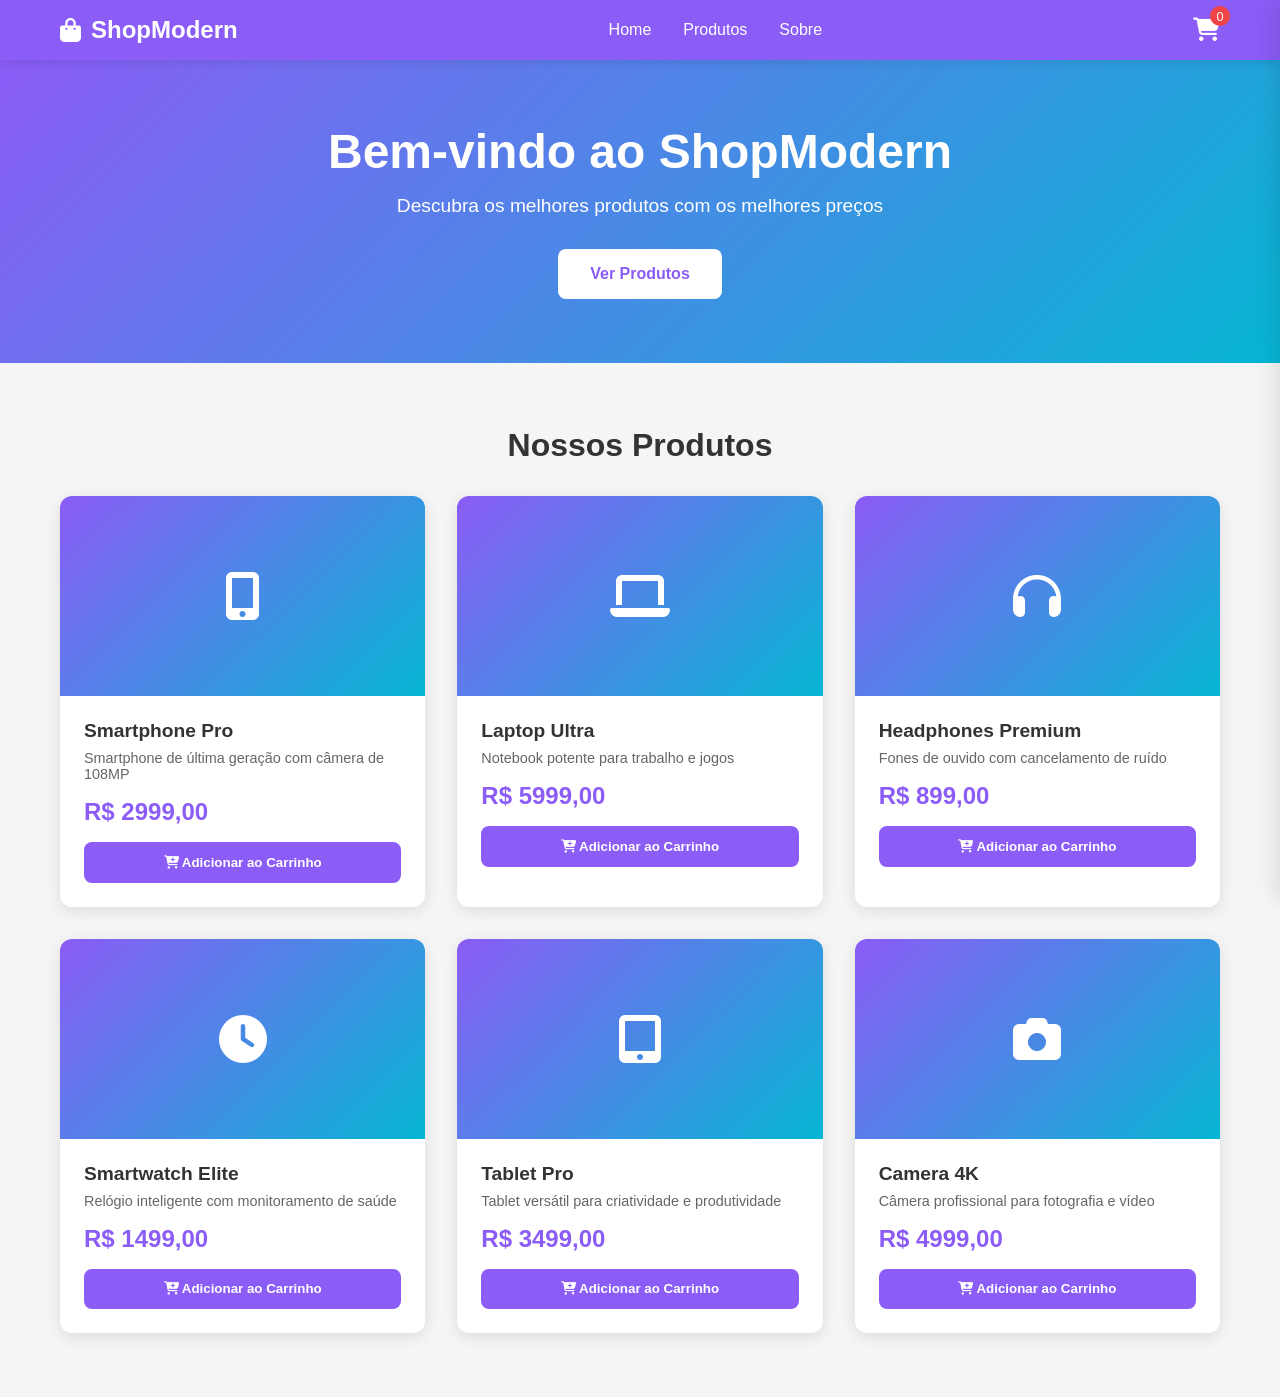
<file: projects/ecommerce/index.html>
<!DOCTYPE html>
<html lang="pt-BR">
<head>
    <meta charset="UTF-8">
    <meta name="viewport" content="width=device-width, initial-scale=1.0">
    <title>E-commerce Moderno</title>
    <link rel="stylesheet" href="styles.css">
    <link rel="stylesheet" href="https://cdnjs.cloudflare.com/ajax/libs/font-awesome/6.4.0/css/all.min.css">
</head>
<body>
    <header class="header">
        <div class="container">
            <div class="logo">
                <i class="fas fa-shopping-bag"></i>
                <span>ShopModern</span>
            </div>
            <nav class="nav">
                <a href="#" class="nav-link">Home</a>
                <a href="#" class="nav-link">Produtos</a>
                <a href="#" class="nav-link">Sobre</a>
            </nav>
            <div class="cart-icon" onclick="toggleCart()">
                <i class="fas fa-shopping-cart"></i>
                <span class="cart-count" id="cartCount">0</span>
            </div>
        </div>
    </header>

    <main class="main">
        <section class="hero">
            <div class="container">
                <h1>Bem-vindo ao ShopModern</h1>
                <p>Descubra os melhores produtos com os melhores preços</p>
                <button class="btn-primary" onclick="scrollToProducts()">Ver Produtos</button>
            </div>
        </section>

        <section class="products" id="products">
            <div class="container">
                <h2>Nossos Produtos</h2>
                <div class="products-grid" id="productsGrid">
                    <!-- Products will be loaded here -->
                </div>
            </div>
        </section>
    </main>

    <div class="cart-sidebar" id="cartSidebar">
        <div class="cart-header">
            <h3>Carrinho de Compras</h3>
            <button class="close-btn" onclick="toggleCart()">&times;</button>
        </div>
        <div class="cart-items" id="cartItems">
            <!-- Cart items will be loaded here -->
        </div>
        <div class="cart-footer">
            <div class="cart-total">
                <span>Total:</span>
                <span id="cartTotal">R$ 0,00</span>
            </div>
            <button class="btn-checkout" onclick="checkout()">Finalizar Compra</button>
        </div>
    </div>

    <div class="overlay" id="overlay" onclick="toggleCart()"></div>

    <script src="script.js"></script>
</body>
</html>
</file>
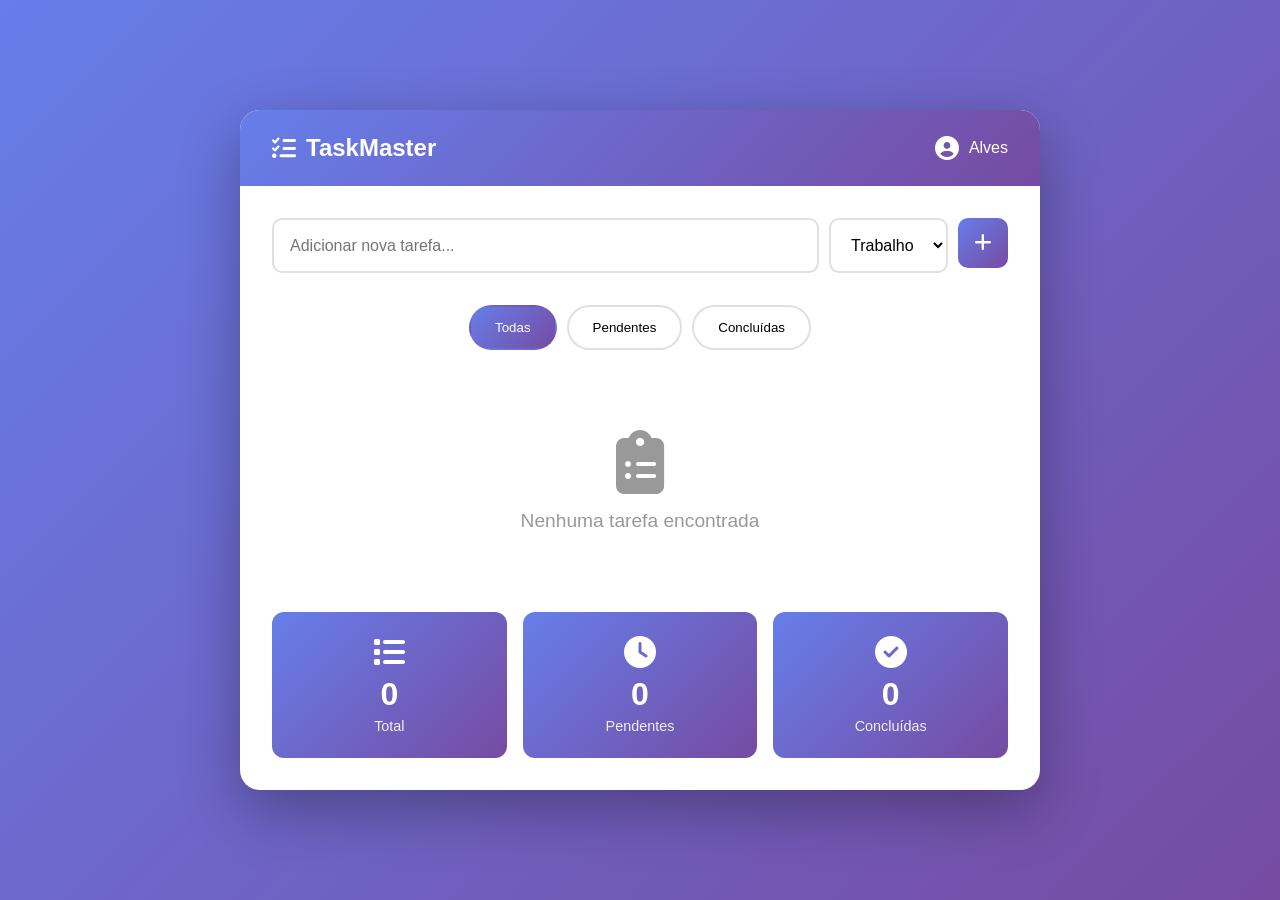
<file: projects/tarefas/index.html>
<!DOCTYPE html>
<html lang="pt-BR">
<head>
    <meta charset="UTF-8">
    <meta name="viewport" content="width=device-width, initial-scale=1.0">
    <title>App de Tarefas</title>
    <link rel="stylesheet" href="styles.css">
    <link rel="stylesheet" href="https://cdnjs.cloudflare.com/ajax/libs/font-awesome/6.4.0/css/all.min.css">
</head>
<body>
    <div class="app-container">
        <header class="header">
            <div class="logo">
                <i class="fas fa-tasks"></i>
                <span>TaskMaster</span>
            </div>
            <div class="user-info">
                <i class="fas fa-user-circle"></i>
                <span>Alves</span>
            </div>
        </header>

        <main class="main">
            <div class="add-task-section">
                <input type="text" id="taskInput" placeholder="Adicionar nova tarefa..." class="task-input">
                <select id="categorySelect" class="category-select">
                    <option value="trabalho">Trabalho</option>
                    <option value="pessoal">Pessoal</option>
                    <option value="estudos">Estudos</option>
                    <option value="outros">Outros</option>
                </select>
                <button class="btn-add" onclick="addTask()">
                    <i class="fas fa-plus"></i>
                </button>
            </div>

            <div class="filter-section">
                <button class="filter-btn active" onclick="filterTasks('all')">Todas</button>
                <button class="filter-btn" onclick="filterTasks('pending')">Pendentes</button>
                <button class="filter-btn" onclick="filterTasks('completed')">Concluídas</button>
            </div>

            <div class="tasks-container" id="tasksContainer">
                <!-- Tasks will be loaded here -->
            </div>

            <div class="stats-section">
                <div class="stat-card">
                    <i class="fas fa-list"></i>
                    <span id="totalTasks">0</span>
                    <p>Total</p>
                </div>
                <div class="stat-card">
                    <i class="fas fa-clock"></i>
                    <span id="pendingTasks">0</span>
                    <p>Pendentes</p>
                </div>
                <div class="stat-card">
                    <i class="fas fa-check-circle"></i>
                    <span id="completedTasks">0</span>
                    <p>Concluídas</p>
                </div>
            </div>
        </main>
    </div>

    <script src="script.js"></script>
</body>
</html>
</file>
<file: projects/ecommerce/styles.css>
* {
    margin: 0;
    padding: 0;
    box-sizing: border-box;
}

body {
    font-family: 'Segoe UI', Tahoma, Geneva, Verdana, sans-serif;
    background: #f5f5f5;
    color: #333;
}

.container {
    max-width: 1200px;
    margin: 0 auto;
    padding: 0 20px;
}

.header {
    background: #8b5cf6;
    color: white;
    padding: 1rem 0;
    position: sticky;
    top: 0;
    z-index: 100;
    box-shadow: 0 2px 10px rgba(0,0,0,0.1);
}

.header .container {
    display: flex;
    justify-content: space-between;
    align-items: center;
}

.logo {
    display: flex;
    align-items: center;
    gap: 10px;
    font-size: 1.5rem;
    font-weight: bold;
}

.nav {
    display: flex;
    gap: 2rem;
}

.nav-link {
    color: white;
    text-decoration: none;
    transition: opacity 0.3s;
}

.nav-link:hover {
    opacity: 0.8;
}

.cart-icon {
    position: relative;
    cursor: pointer;
    font-size: 1.5rem;
}

.cart-count {
    position: absolute;
    top: -10px;
    right: -10px;
    background: #ef4444;
    color: white;
    border-radius: 50%;
    width: 20px;
    height: 20px;
    display: flex;
    align-items: center;
    justify-content: center;
    font-size: 0.8rem;
}

.hero {
    background: linear-gradient(135deg, #8b5cf6, #06b6d4);
    color: white;
    padding: 4rem 0;
    text-align: center;
}

.hero h1 {
    font-size: 3rem;
    margin-bottom: 1rem;
}

.hero p {
    font-size: 1.2rem;
    margin-bottom: 2rem;
}

.btn-primary {
    background: white;
    color: #8b5cf6;
    border: none;
    padding: 1rem 2rem;
    border-radius: 8px;
    font-size: 1rem;
    font-weight: bold;
    cursor: pointer;
    transition: transform 0.3s, box-shadow 0.3s;
}

.btn-primary:hover {
    transform: translateY(-3px);
    box-shadow: 0 10px 20px rgba(0,0,0,0.2);
}

.products {
    padding: 4rem 0;
}

.products h2 {
    text-align: center;
    margin-bottom: 2rem;
    font-size: 2rem;
    color: #333;
}

.products-grid {
    display: grid;
    grid-template-columns: repeat(auto-fit, minmax(280px, 1fr));
    gap: 2rem;
}

.product-card {
    background: white;
    border-radius: 12px;
    overflow: hidden;
    box-shadow: 0 4px 15px rgba(0,0,0,0.1);
    transition: transform 0.3s, box-shadow 0.3s;
}

.product-card:hover {
    transform: translateY(-5px);
    box-shadow: 0 8px 25px rgba(0,0,0,0.15);
}

.product-image {
    width: 100%;
    height: 200px;
    background: linear-gradient(135deg, #8b5cf6, #06b6d4);
    display: flex;
    align-items: center;
    justify-content: center;
    color: white;
    font-size: 3rem;
}

.product-info {
    padding: 1.5rem;
}

.product-name {
    font-size: 1.2rem;
    font-weight: bold;
    margin-bottom: 0.5rem;
}

.product-description {
    color: #666;
    margin-bottom: 1rem;
    font-size: 0.9rem;
}

.product-price {
    font-size: 1.5rem;
    font-weight: bold;
    color: #8b5cf6;
    margin-bottom: 1rem;
}

.btn-add-cart {
    width: 100%;
    padding: 0.8rem;
    background: #8b5cf6;
    color: white;
    border: none;
    border-radius: 8px;
    cursor: pointer;
    font-weight: bold;
    transition: background 0.3s;
}

.btn-add-cart:hover {
    background: #7c3aed;
}

.cart-sidebar {
    position: fixed;
    top: 0;
    right: -400px;
    width: 400px;
    height: 100vh;
    background: white;
    box-shadow: -5px 0 20px rgba(0,0,0,0.1);
    z-index: 1000;
    transition: right 0.3s;
    display: flex;
    flex-direction: column;
}

.cart-sidebar.open {
    right: 0;
}

.cart-header {
    padding: 1.5rem;
    border-bottom: 1px solid #eee;
    display: flex;
    justify-content: space-between;
    align-items: center;
}

.close-btn {
    background: none;
    border: none;
    font-size: 2rem;
    cursor: pointer;
    color: #666;
}

.cart-items {
    flex: 1;
    overflow-y: auto;
    padding: 1rem;
}

.cart-item {
    display: flex;
    gap: 1rem;
    padding: 1rem;
    border-bottom: 1px solid #eee;
}

.cart-item-image {
    width: 80px;
    height: 80px;
    background: linear-gradient(135deg, #8b5cf6, #06b6d4);
    border-radius: 8px;
    display: flex;
    align-items: center;
    justify-content: center;
    color: white;
    font-size: 1.5rem;
}

.cart-item-info {
    flex: 1;
}

.cart-item-name {
    font-weight: bold;
    margin-bottom: 0.5rem;
}

.cart-item-price {
    color: #8b5cf6;
    font-weight: bold;
}

.cart-item-remove {
    background: #ef4444;
    color: white;
    border: none;
    padding: 0.5rem;
    border-radius: 4px;
    cursor: pointer;
    margin-top: 0.5rem;
}

.cart-footer {
    padding: 1.5rem;
    border-top: 1px solid #eee;
}

.cart-total {
    display: flex;
    justify-content: space-between;
    font-size: 1.2rem;
    font-weight: bold;
    margin-bottom: 1rem;
}

.btn-checkout {
    width: 100%;
    padding: 1rem;
    background: #8b5cf6;
    color: white;
    border: none;
    border-radius: 8px;
    font-weight: bold;
    cursor: pointer;
    transition: background 0.3s;
}

.btn-checkout:hover {
    background: #7c3aed;
}

.overlay {
    position: fixed;
    top: 0;
    left: 0;
    width: 100%;
    height: 100%;
    background: rgba(0,0,0,0.5);
    z-index: 999;
    display: none;
}

.overlay.active {
    display: block;
}

.empty-cart {
    text-align: center;
    padding: 2rem;
    color: #666;
}

@media (max-width: 768px) {
    .hero h1 {
        font-size: 2rem;
    }
    
    .cart-sidebar {
        width: 100%;
        right: -100%;
    }
}
</file>
<file: projects/tarefas/styles.css>
* {
    margin: 0;
    padding: 0;
    box-sizing: border-box;
}

body {
    font-family: 'Segoe UI', Tahoma, Geneva, Verdana, sans-serif;
    background: linear-gradient(135deg, #667eea 0%, #764ba2 100%);
    min-height: 100vh;
    display: flex;
    justify-content: center;
    align-items: center;
    padding: 20px;
}

.app-container {
    background: white;
    border-radius: 20px;
    box-shadow: 0 20px 60px rgba(0, 0, 0, 0.3);
    width: 100%;
    max-width: 800px;
    overflow: hidden;
}

.header {
    background: linear-gradient(135deg, #667eea 0%, #764ba2 100%);
    color: white;
    padding: 1.5rem 2rem;
    display: flex;
    justify-content: space-between;
    align-items: center;
}

.logo {
    display: flex;
    align-items: center;
    gap: 10px;
    font-size: 1.5rem;
    font-weight: bold;
}

.user-info {
    display: flex;
    align-items: center;
    gap: 10px;
}

.user-info i {
    font-size: 1.5rem;
}

.main {
    padding: 2rem;
}

.add-task-section {
    display: flex;
    gap: 10px;
    margin-bottom: 2rem;
}

.task-input {
    flex: 1;
    padding: 1rem;
    border: 2px solid #e0e0e0;
    border-radius: 10px;
    font-size: 1rem;
    transition: border-color 0.3s;
}

.task-input:focus {
    outline: none;
    border-color: #667eea;
}

.category-select {
    padding: 1rem;
    border: 2px solid #e0e0e0;
    border-radius: 10px;
    font-size: 1rem;
    cursor: pointer;
    background: white;
}

.btn-add {
    width: 50px;
    height: 50px;
    background: linear-gradient(135deg, #667eea 0%, #764ba2 100%);
    color: white;
    border: none;
    border-radius: 10px;
    cursor: pointer;
    font-size: 1.2rem;
    transition: transform 0.3s, box-shadow 0.3s;
}

.btn-add:hover {
    transform: scale(1.1);
    box-shadow: 0 5px 15px rgba(102, 126, 234, 0.4);
}

.filter-section {
    display: flex;
    gap: 10px;
    margin-bottom: 2rem;
    justify-content: center;
}

.filter-btn {
    padding: 0.8rem 1.5rem;
    border: 2px solid #e0e0e0;
    background: white;
    border-radius: 25px;
    cursor: pointer;
    font-weight: 500;
    transition: all 0.3s;
}

.filter-btn:hover {
    border-color: #667eea;
    color: #667eea;
}

.filter-btn.active {
    background: linear-gradient(135deg, #667eea 0%, #764ba2 100%);
    color: white;
    border-color: transparent;
}

.tasks-container {
    margin-bottom: 2rem;
    max-height: 400px;
    overflow-y: auto;
}

.task-item {
    background: #f8f9fa;
    border-radius: 12px;
    padding: 1rem 1.5rem;
    margin-bottom: 1rem;
    display: flex;
    align-items: center;
    gap: 1rem;
    transition: all 0.3s;
    border-left: 4px solid #667eea;
}

.task-item:hover {
    transform: translateX(5px);
    box-shadow: 0 5px 15px rgba(0, 0, 0, 0.1);
}

.task-item.completed {
    opacity: 0.6;
    border-left-color: #10b981;
}

.task-item.completed .task-text {
    text-decoration: line-through;
}

.task-checkbox {
    width: 24px;
    height: 24px;
    border: 2px solid #667eea;
    border-radius: 50%;
    cursor: pointer;
    display: flex;
    align-items: center;
    justify-content: center;
    transition: all 0.3s;
    flex-shrink: 0;
}

.task-checkbox.checked {
    background: #10b981;
    border-color: #10b981;
}

.task-checkbox i {
    color: white;
    font-size: 0.8rem;
    display: none;
}

.task-checkbox.checked i {
    display: block;
}

.task-content {
    flex: 1;
}

.task-text {
    font-weight: 500;
    margin-bottom: 0.3rem;
}

.task-category {
    font-size: 0.8rem;
    padding: 0.3rem 0.8rem;
    border-radius: 15px;
    display: inline-block;
}

.category-trabalho {
    background: #fee2e2;
    color: #dc2626;
}

.category-pessoal {
    background: #dbeafe;
    color: #2563eb;
}

.category-estudos {
    background: #d1fae5;
    color: #059669;
}

.category-outros {
    background: #fef3c7;
    color: #d97706;
}

.task-actions {
    display: flex;
    gap: 0.5rem;
}

.btn-delete {
    width: 35px;
    height: 35px;
    background: #ef4444;
    color: white;
    border: none;
    border-radius: 8px;
    cursor: pointer;
    transition: all 0.3s;
}

.btn-delete:hover {
    background: #dc2626;
    transform: scale(1.1);
}

.stats-section {
    display: grid;
    grid-template-columns: repeat(3, 1fr);
    gap: 1rem;
}

.stat-card {
    background: linear-gradient(135deg, #667eea 0%, #764ba2 100%);
    color: white;
    padding: 1.5rem;
    border-radius: 12px;
    text-align: center;
    transition: transform 0.3s;
}

.stat-card:hover {
    transform: translateY(-5px);
}

.stat-card i {
    font-size: 2rem;
    margin-bottom: 0.5rem;
}

.stat-card span {
    font-size: 2rem;
    font-weight: bold;
    display: block;
    margin-bottom: 0.3rem;
}

.stat-card p {
    font-size: 0.9rem;
    opacity: 0.9;
}

.empty-state {
    text-align: center;
    padding: 3rem;
    color: #999;
}

.empty-state i {
    font-size: 4rem;
    margin-bottom: 1rem;
}

.empty-state p {
    font-size: 1.2rem;
}

@media (max-width: 768px) {
    .app-container {
        border-radius: 0;
        height: 100vh;
    }
    
    .add-task-section {
        flex-direction: column;
    }
    
    .stats-section {
        grid-template-columns: 1fr;
    }
}
</file>
